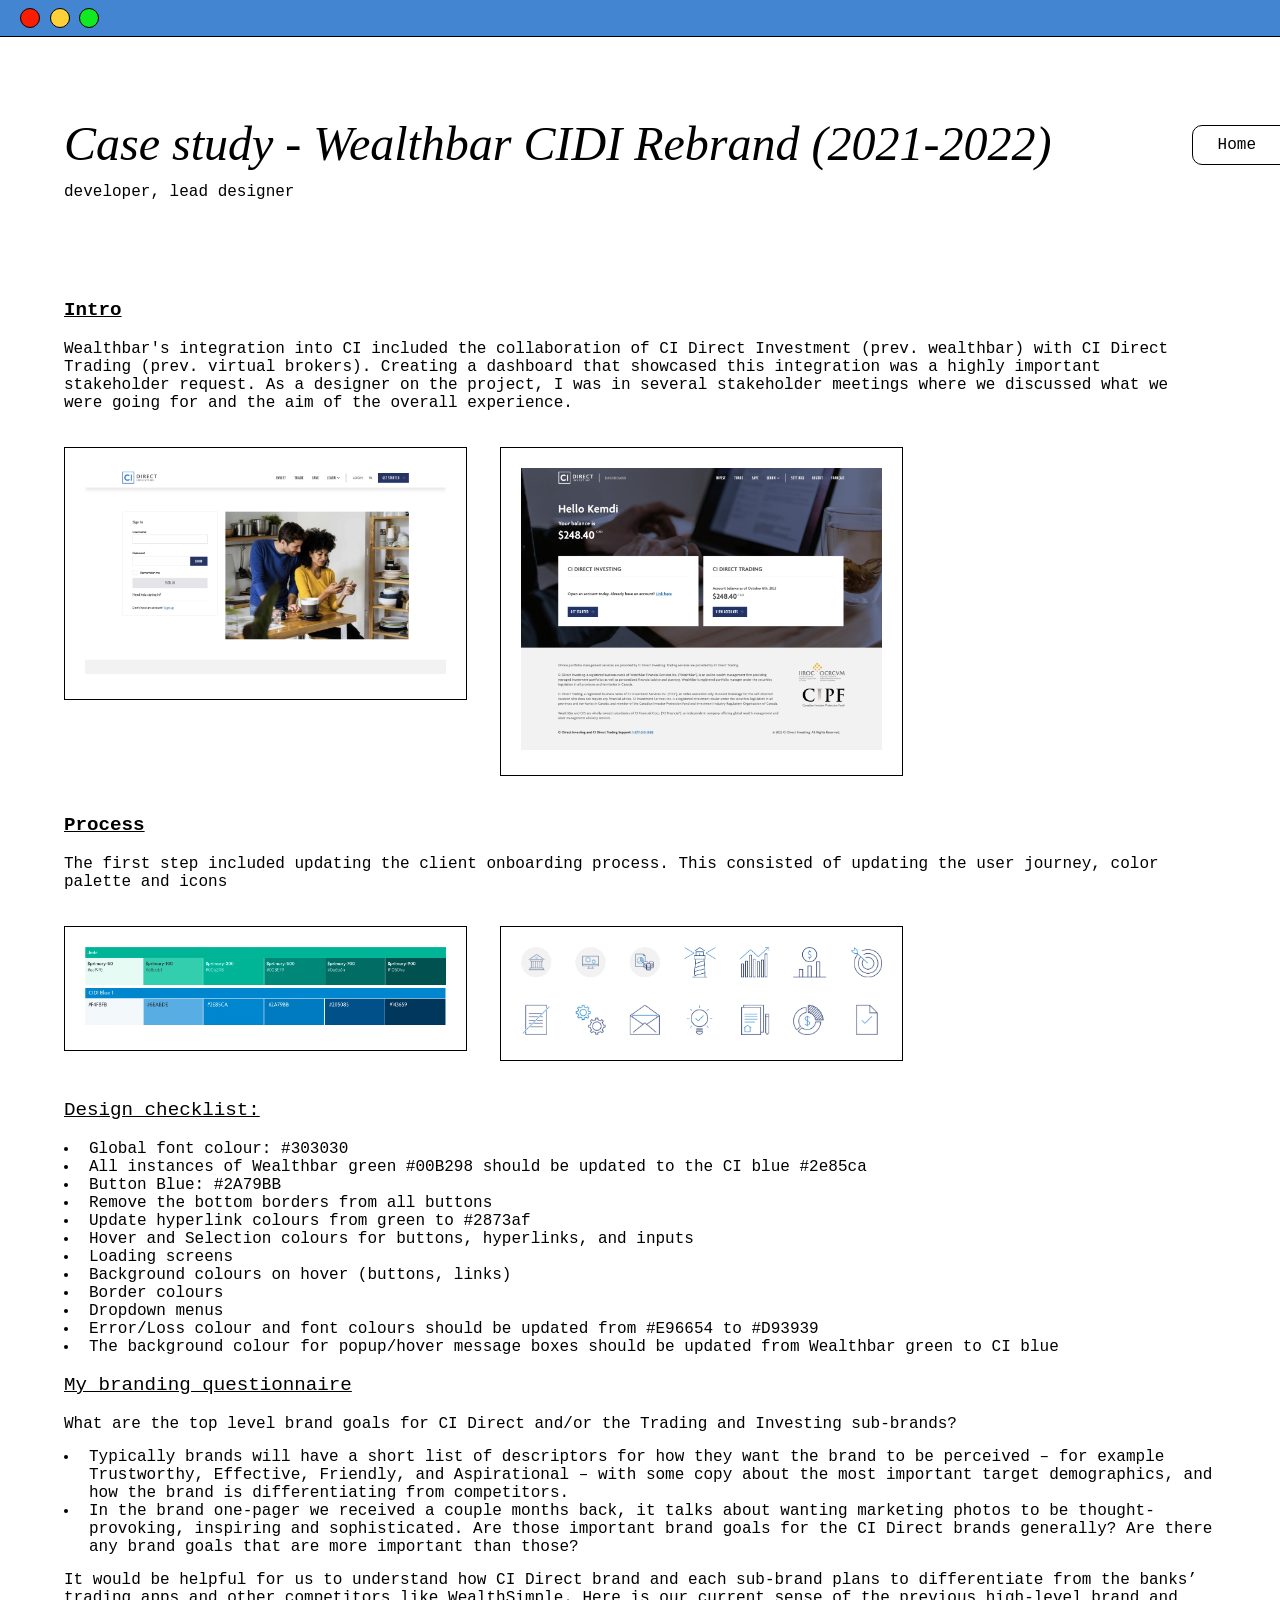
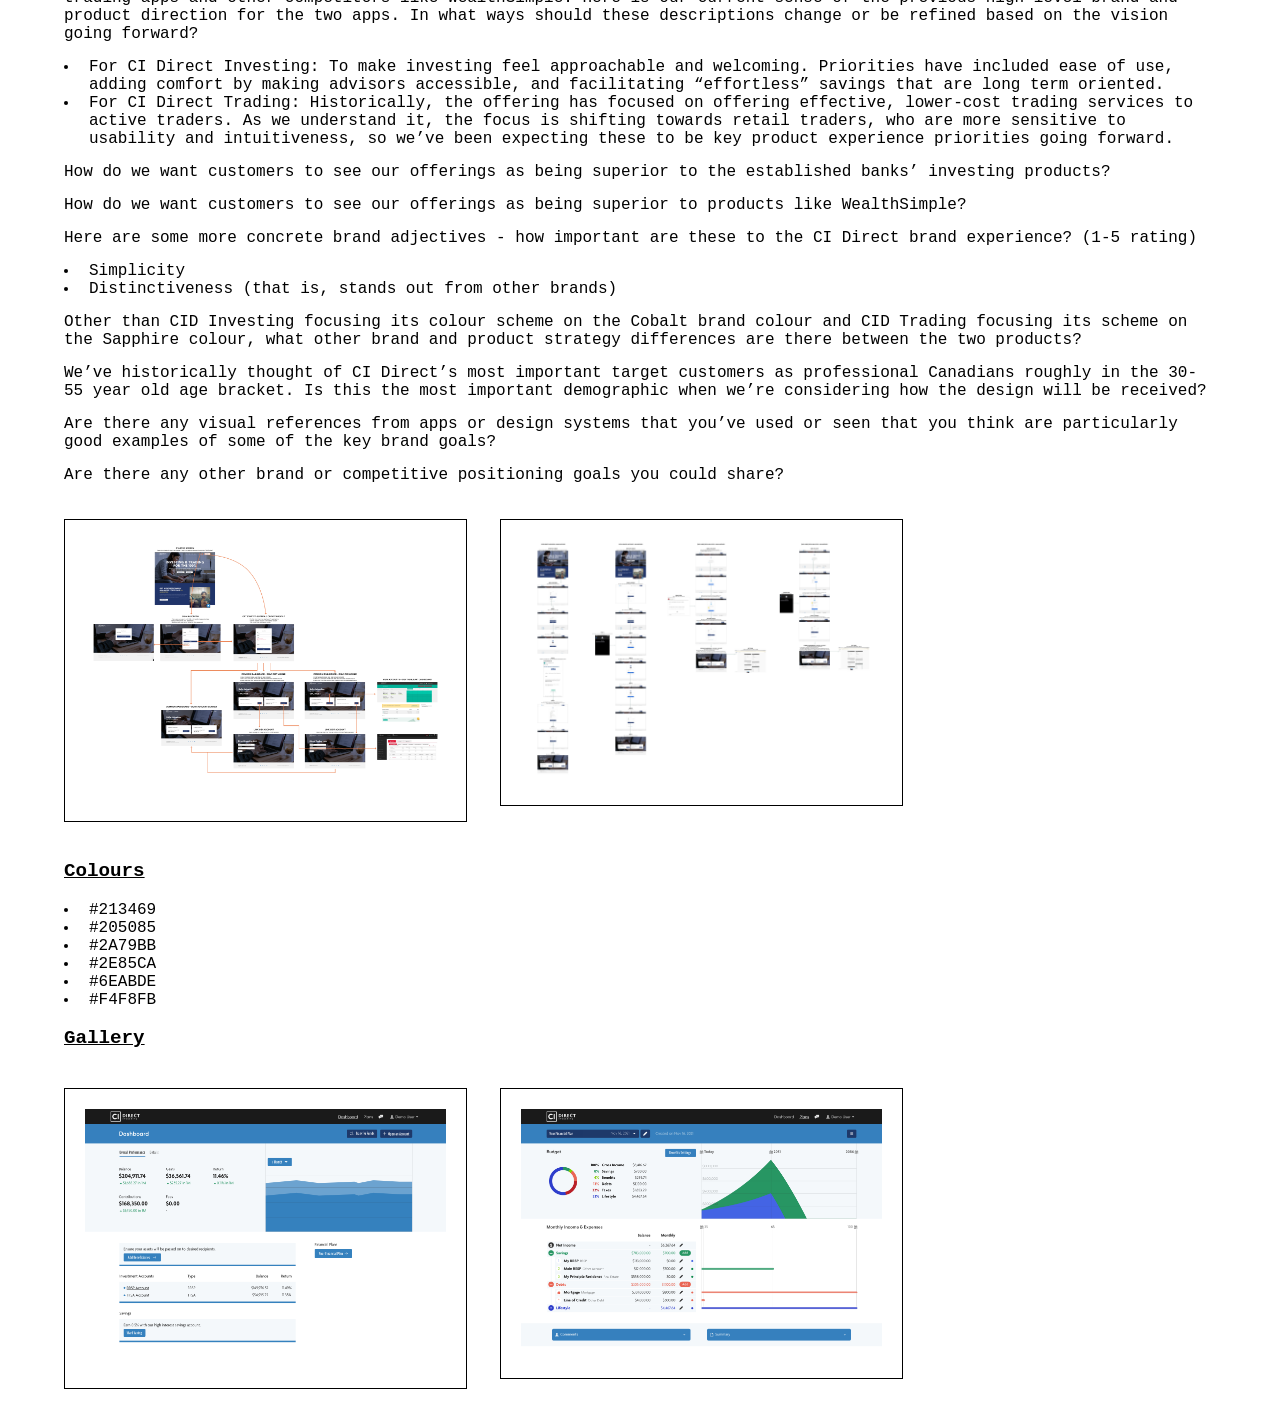
<file: projects/1.html>
<!DOCTYPE html>
<html lang="en">

<head>
    <meta charset="UTF-8">
    <meta name="viewport" content="width=device-width, initial-scale=1.0">
    <title>Kemdi Ikejiani - Portfolio</title>
    <link href="../css/style.css" rel="stylesheet" />
    <link rel="icon" type="image/png" href="../img/favicon.png">
</head>

<body id="projectoverview">
    <nav>
        <div>
            <span>
                <p class="mobile">^</p>
                <p>Home</p><a href="#"></a>
            </span>
        </div>
    </nav>

    <section>
        <div class="container">
            <h1>Case study - Wealthbar CIDI Rebrand (2021-2022)</h1>
            <p>developer, lead designer</p>
        </div>
    </section>

    <section>
        <div class="container">
            <h2>Intro</h2>
            <p>
                Wealthbar's integration into CI included the collaboration of CI Direct Investment (prev.
                wealthbar) with CI Direct Trading (prev. virtual brokers). Creating a dashboard that showcased
                this integration was a highly important stakeholder request. As a designer on the project, I was
                in several stakeholder meetings where we discussed what we were going for and the aim of the
                overall experience.
            </p>

            <div class="frame"><img src="img/cidi-0.jpg" alt=""></div>
            <div class="frame"><img src="img/cidi-dashboard.jpg" alt=""></div>

            <h2>Process</h2>
            <p>
                The first step included updating the client onboarding process. This consisted of updating the user
                journey,
                color palette and icons
            </p>

            <div class="frame"><img src="img/cidi-palette.png" alt=""></div>
            <div class="frame"><img src="img/cidi-icons.png" alt=""></div>

            <h3>Design checklist:</h3>
            <ul>
                <li>Global font colour: #303030</li>
                <li>All instances of Wealthbar green #00B298 should be updated to the CI blue #2e85ca</li>
                <li>Button Blue: #2A79BB</li>
                <li>Remove the bottom borders from all buttons</li>
                <li>Update hyperlink colours from green to #2873af</li>
                <li>Hover and Selection colours for buttons, hyperlinks, and inputs</li>
                <li>Loading screens</li>
                <li>Background colours on hover (buttons, links)</li>
                <li>Border colours</li>
                <li>Dropdown menus</li>
                <li>Error/Loss colour and font colours should be updated from #E96654 to #D93939</li>
                <li>The background colour for popup/hover message boxes should be updated from Wealthbar green to CI
                    blue</li>
            </ul>

            <h3>My branding questionnaire</h3>

            <p>
                What are the top level brand goals for CI Direct and/or the Trading and Investing sub-brands?
            </p>
            <ul>
                <li>
                    Typically brands will have a short list of descriptors for how they want the brand to be
                    perceived – for example Trustworthy, Effective, Friendly, and Aspirational – with some copy
                    about the most important target demographics, and how the brand is differentiating from
                    competitors.
                </li>
                <li>
                    In the brand one-pager we received a couple months back, it talks about wanting marketing
                    photos to be thought-provoking, inspiring and sophisticated. Are those important brand goals for
                    the CI Direct brands generally? Are there any brand goals that are more important than those?
                </li>
            </ul>
            <p>
                It would be helpful for us to understand how CI Direct brand and each sub-brand plans to
                differentiate from the banks’ trading apps and other competitors like WealthSimple. Here is our
                current sense of the previous high-level brand and product direction for the two apps. In what ways
                should these descriptions change or be refined based on the vision going forward?
            </p>
            <ul>
                <li>
                    For CI Direct Investing: To make investing feel approachable and welcoming. Priorities have
                    included ease of use, adding comfort by making advisors accessible, and facilitating
                    “effortless” savings that are long term oriented.
                </li>
                <li>
                    For CI Direct Trading: Historically, the offering has focused on offering effective, lower-cost
                    trading services to active traders. As we understand it, the focus is shifting towards retail
                    traders, who are more sensitive to usability and intuitiveness, so we’ve been expecting these to
                    be key product experience priorities going forward.
                </li>
            </ul>
            <p>
                How do we want customers to see our offerings as being superior to the established banks’ investing
                products?
            </p>
            <p>
                How do we want customers to see our offerings as being superior to products like WealthSimple?
            </p>
            <p>
                Here are some more concrete brand adjectives - how important are these to the CI Direct brand
                experience? (1-5 rating)
            </p>
            <ul>
                <li>Simplicity</li>
                <li>Distinctiveness (that is, stands out from other brands) </li>
            </ul>
            <p>
                Other than CID Investing focusing its colour scheme on the Cobalt brand colour and CID Trading
                focusing its scheme on the Sapphire colour, what other brand and product strategy differences are
                there between the two products?
            </p>
            <p>
                We’ve historically thought of CI Direct’s most important target customers as professional
                Canadians roughly in the 30-55 year old age bracket. Is this the most important demographic when
                we’re considering how the design will be received?
            </p>
            <p>
                Are there any visual references from apps or design systems that you’ve used or seen that you
                think are particularly good examples of some of the key brand goals?
            </p>
            <p>
                Are there any other brand or competitive positioning goals you could share?
            </p>

            <div class="frame">
                <img src="img/cidi-onboarding-flowchart-0.png" alt="">
            </div>
            <div class="frame">
                <img src="img/cidi-onboarding-flowchart.png" alt="">
            </div>

            <h2>Colours</h2>
            <ul class="colours">
                <li>#213469</li>
                <li>#205085</li>
                <li>#2A79BB</li>
                <li>#2E85CA</li>
                <li>#6EABDE</li>
                <li>#F4F8FB</li>
            </ul>

            <h2>Gallery</h2>
            <div class="frame">
                <img src="img/cidi-dashboard-2.png" alt="">
            </div>
            <div class="frame">
                <img src="img/cidi-onboarding-1.png" alt="">
            </div>

        </div>
    </section>


    <div class="bar main">
        <div class="cancel" onclick="topFunction()"><a href="../index.html"><img src="../img/red.svg" alt=""></a></div>
        <div class="min" onclick="topFunction()"><a href="../index.html"><img src="../img/yellow.svg" alt=""></a></div>
        <div class="max" onclick="topFunction()"><a href="../index.html"><img src="../img/minimize.svg" alt=""></a>
        </div>
    </div>

    <script src="../js/script.js"></script>
</body>

</html>
</file>
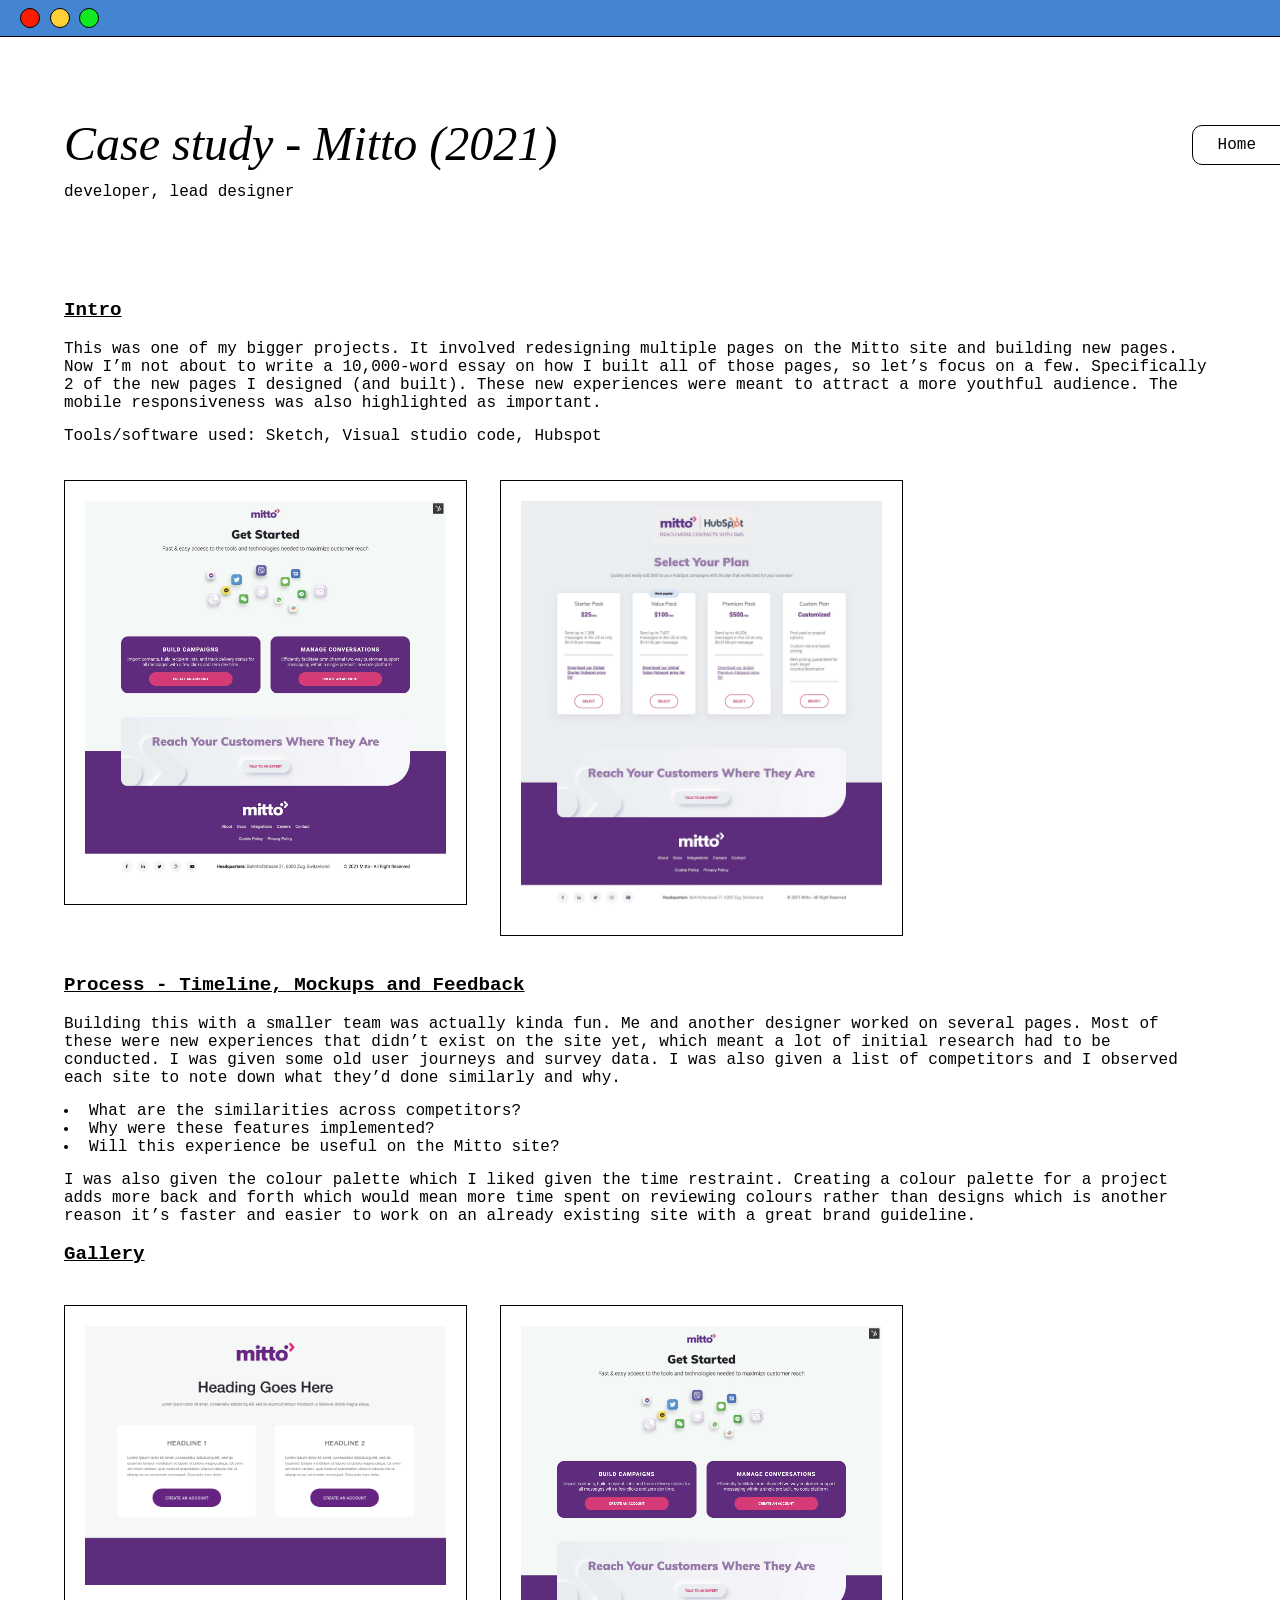
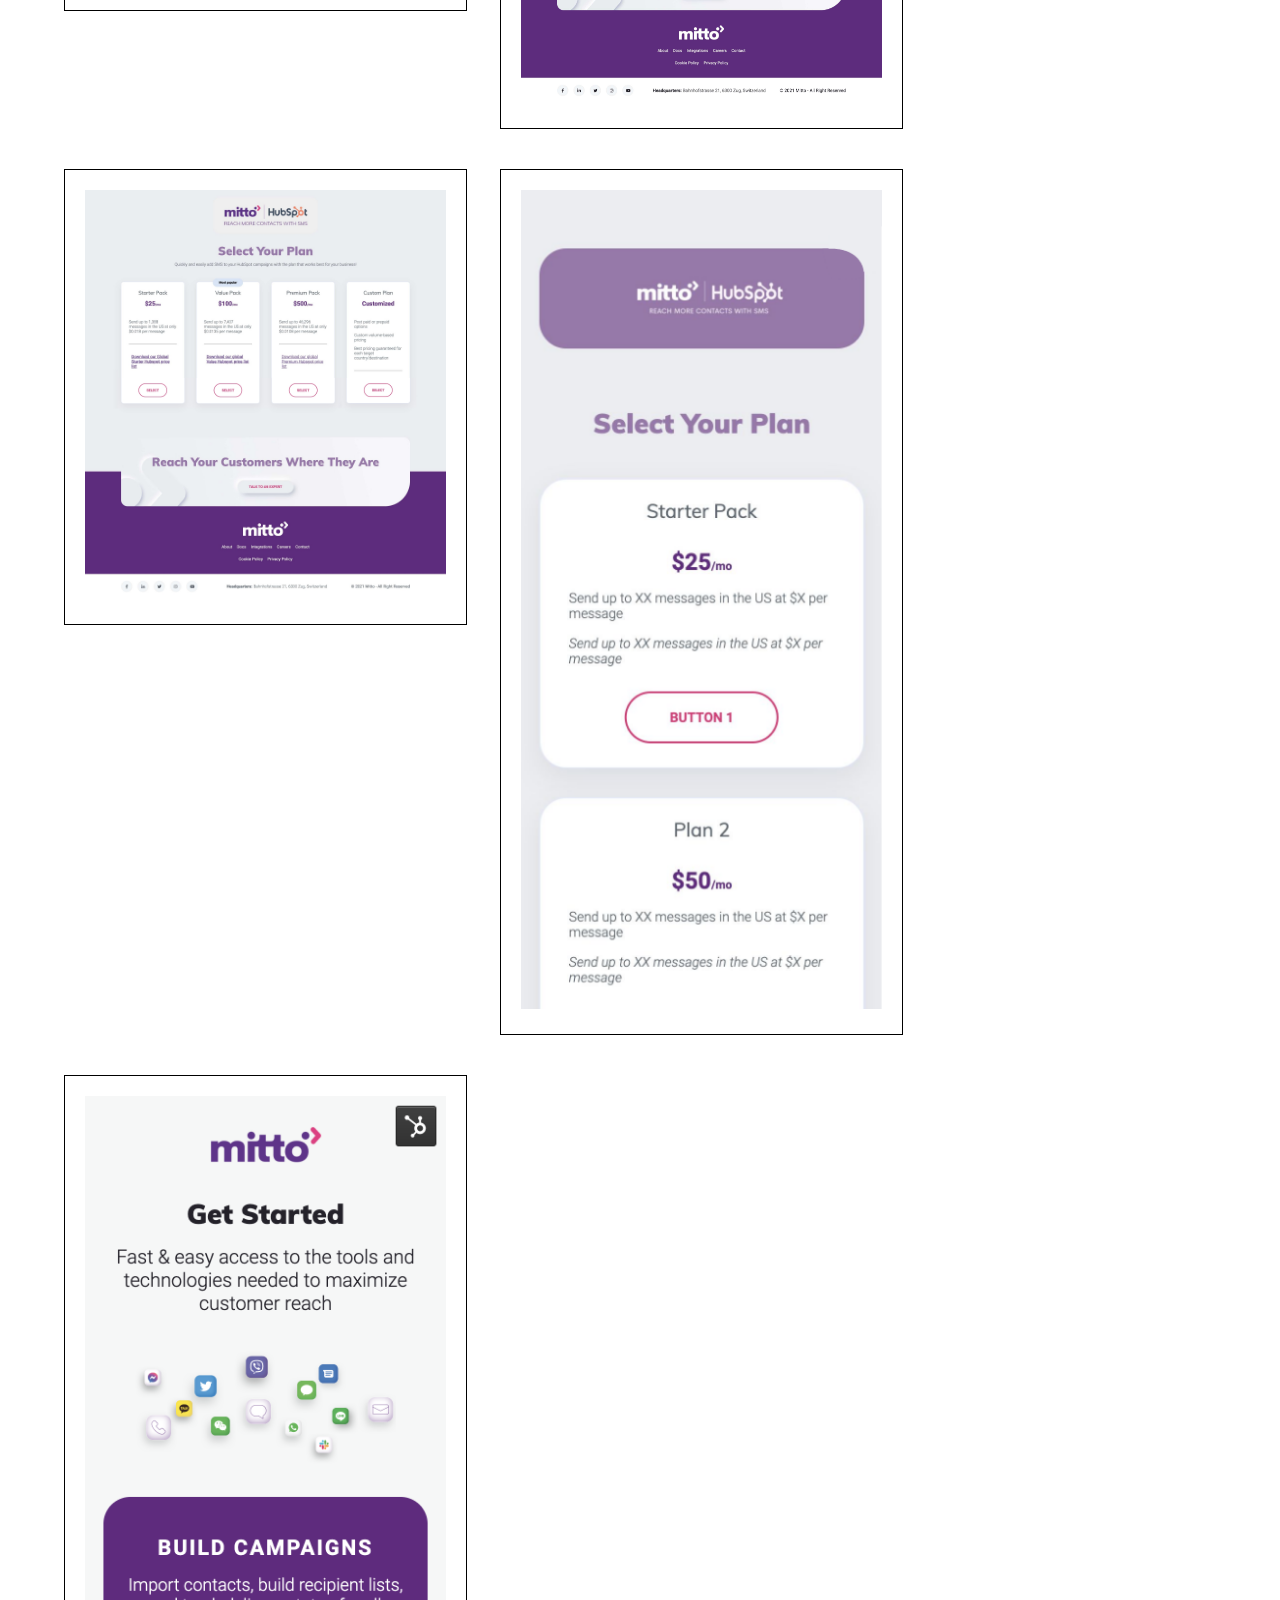
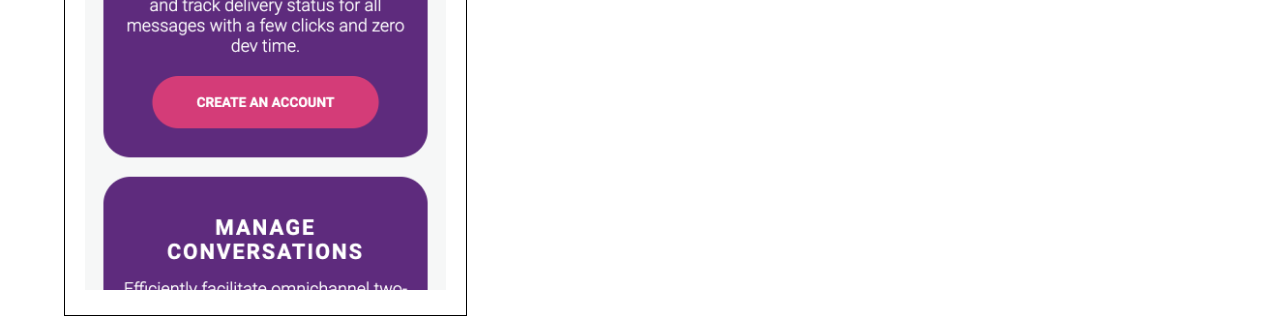
<file: projects/2.html>
<!DOCTYPE html>
<html lang="en">

<head>
    <meta charset="UTF-8">
    <meta name="viewport" content="width=device-width, initial-scale=1.0">
    <title>Kemdi Ikejiani - Portfolio</title>
    <link href="../css/style.css" rel="stylesheet" />
    <link rel="icon" type="image/png" href="../img/favicon.png">
</head>

<body id="projectoverview">
    <nav>
        <div>
            <span>
                <p class="mobile">^</p>
                <p>Home</p><a href="#"></a>
            </span>
        </div>
    </nav>

    <section>
        <div class="container">
            <h1>Case study - Mitto (2021)</h1>
            <p>developer, lead designer</p>
        </div>
    </section>

    <section>
        <div class="container">
            <h2>Intro</h2>
            <p>
                This was one of my bigger projects. It involved redesigning multiple pages on the Mitto site and
                building new pages. Now I’m not about to write a 10,000-word essay on how I built all of those pages, so
                let’s focus on a few. Specifically 2 of the new pages I designed (and built). These new experiences were
                meant to attract a more youthful audience. The mobile responsiveness was also highlighted as important.
            </p>
            <p>
                Tools/software used: Sketch, Visual studio code, Hubspot
            </p>

            <div class="frame"><img src="https://nikxkj.github.io/home/projects/img/mitto-example-1.jpg" alt=""></div>
            <div class="frame"><img src="https://nikxkj.github.io/home/projects/img/mitto-example-2.jpg" alt=""></div>

            <h2>Process - Timeline, Mockups and Feedback</h2>
            <p>
                Building this with a smaller team was actually kinda fun. Me and another designer worked on several
                pages. Most of these were new experiences that didn’t exist on the site yet, which meant a lot of
                initial research had to be conducted. I was given some old user journeys and survey data. I was also
                given a list of competitors and I observed each site to note down what they’d done similarly and why.
            </p>
            <ul>
                <li>What are the similarities across competitors?
                <li>Why were these features implemented?</li>
                <li>Will this experience be useful on the Mitto site?</li>
            </ul>

            <p>
                I was also given the colour palette which I liked given the time restraint. Creating a colour palette
                for a project adds more back and forth which would mean more time spent on reviewing colours rather than
                designs which is another reason it’s faster and easier to work on an already existing site with a great
                brand guideline.
            </p>


            <h2>Gallery</h2>
            <div class="frame">
                <img src="https://nikxkj.github.io/home/projects/img/mitto-mockup-1.jpg" alt="">
            </div>
            <div class="frame">
                <img src="https://nikxkj.github.io/home/projects/img/mitto-example-1.jpg" alt="">
            </div>
            <div class="frame">
                <img src="https://nikxkj.github.io/home/projects/img/mitto-example-2.jpg" alt="">
            </div>
            <div class="frame">
                <img src="https://nikxkj.github.io/home/projects/img/mitto-mobile2.png" alt="">
            </div>
            <div class="frame">
                <img src="https://nikxkj.github.io/home/projects/img/mitto-mobile.png" alt="">
            </div>

        </div>
    </section>


    <div class="bar main">
        <div class="cancel" onclick="topFunction()"><a href="../index.html"><img src="../img/red.svg" alt=""></a></div>
        <div class="min" onclick="topFunction()"><a href="../index.html"><img src="../img/yellow.svg" alt=""></a></div>
        <div class="max" onclick="topFunction()"><a href="../index.html"><img src="../img/minimize.svg" alt=""></a>
        </div>
    </div>

    <script src="../js/script.js"></script>
</body>

</html>
</file>
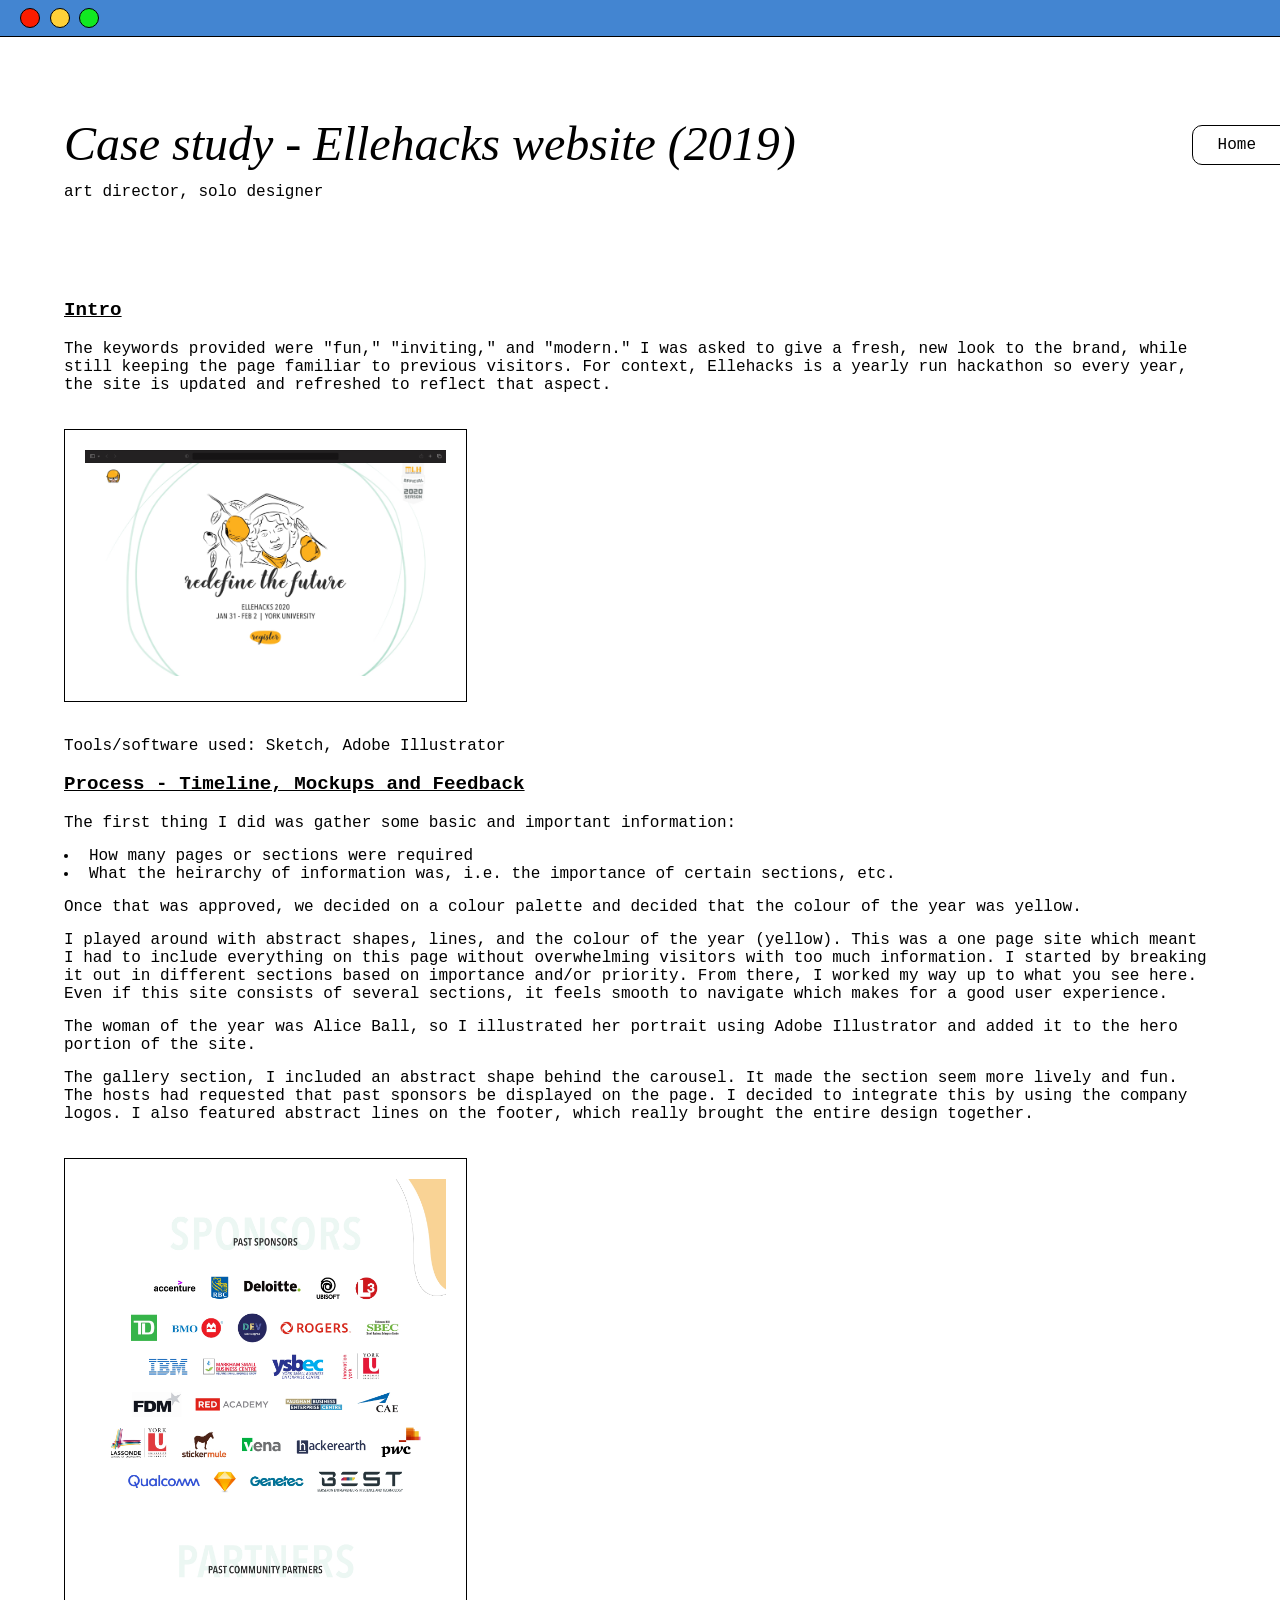
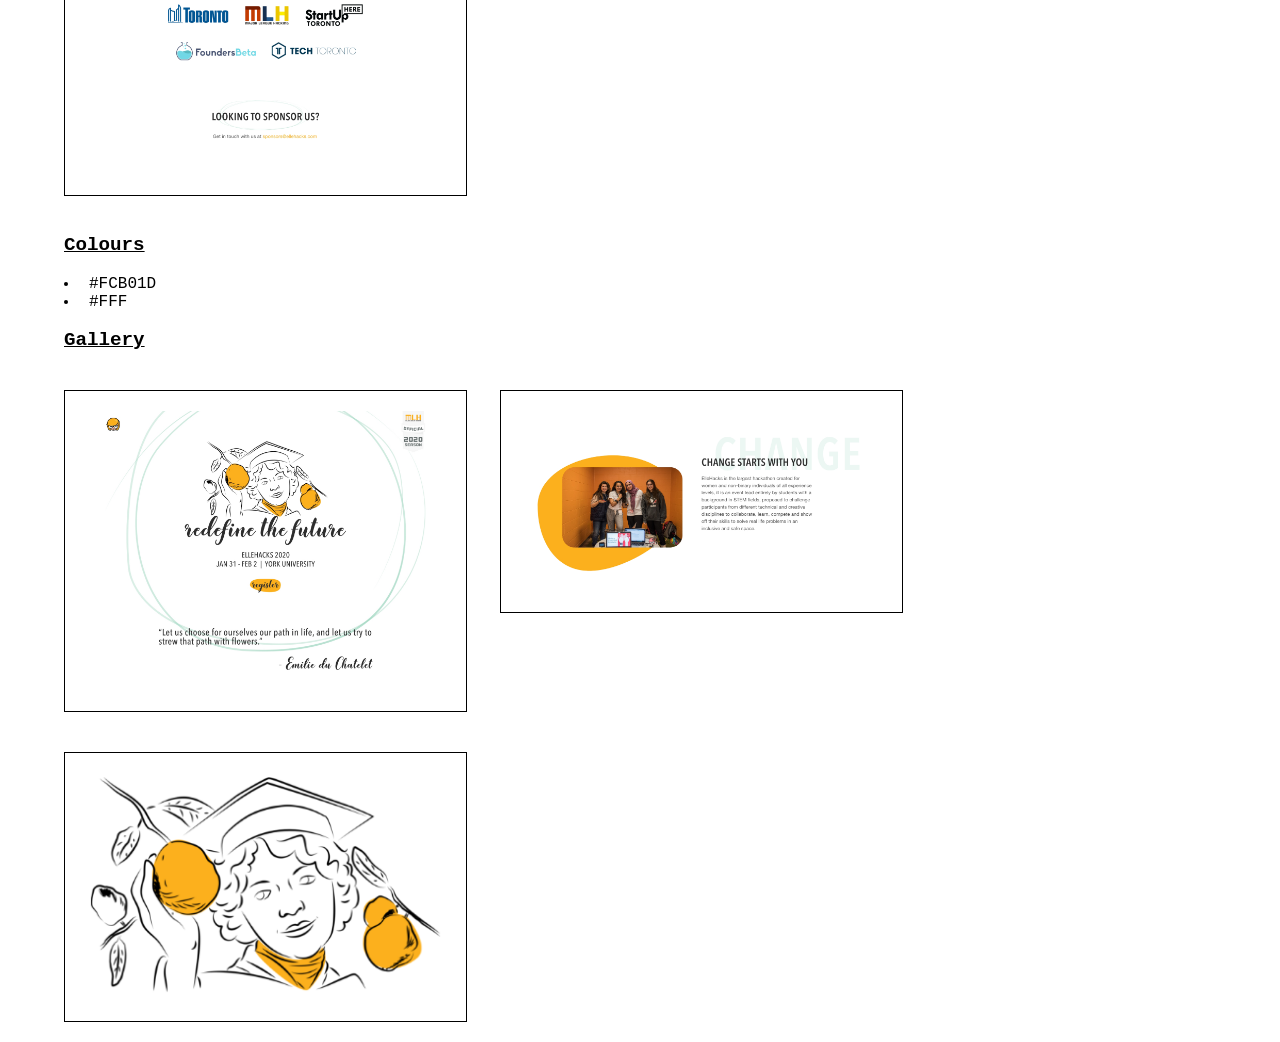
<file: projects/4.html>
<!DOCTYPE html>
<html lang="en">

<head>
    <meta charset="UTF-8">
    <meta name="viewport" content="width=device-width, initial-scale=1.0">
    <title>Kemdi Ikejiani - Portfolio</title>
    <link href="../css/style.css" rel="stylesheet" />
    <link rel="icon" type="image/png" href="../img/favicon.png">
</head>

<body id="projectoverview">
    <nav>
        <div>
            <span>
                <p class="mobile">^</p>
                <p>Home</p><a href="#"></a>
            </span>
        </div>
    </nav>

    <section>
        <div class="container">
            <h1>Case study - Ellehacks website (2019)</h1>
            <p>art director, solo designer</p>
        </div>
    </section>

    <section>
        <div class="container">
            <h2>Intro</h2>
            <p>
                The keywords provided were "fun," "inviting," and "modern." I was asked to give a fresh, new look to the
                brand, while still keeping the page familiar to previous visitors.
                For context, Ellehacks is a yearly run hackathon so every year, the site is updated and refreshed to
                reflect that aspect.
            </p>
            <div class="frame">
                <img src="img/ellehacks-0.png" alt="">
            </div>
            <p>
                Tools/software used: Sketch, Adobe Illustrator
            </p>


            <h2>Process - Timeline, Mockups and Feedback</h2>
            <p>
                The first thing I did was gather some basic and important information:
            </p>
            <ul>
                <li>How many pages or sections were required</li>
                <li>What the heirarchy of information was, i.e. the importance of certain sections, etc.</li>
            </ul>
            <p>
                Once that was approved, we decided on a colour palette and decided that the colour of the year was
                yellow.
            </p>
            <p>
                I played around with abstract shapes, lines, and the colour of the year (yellow). This was a one page
                site which meant I had to include everything on this page without overwhelming visitors with too much
                information. I started by breaking it out in different sections based on importance and/or priority.
                From there, I worked my way up to what you see here. Even if this site consists of several sections, it
                feels smooth to navigate which makes for a good user experience.
            </p>
            <p>
                The woman of the year was Alice Ball, so I illustrated her portrait using Adobe Illustrator and added it
                to the hero portion of the site.
            </p>
            <p>
                The gallery section, I included an abstract shape behind the carousel. It made the section seem more
                lively and fun. The hosts had requested that past sponsors be displayed on the page. I decided to
                integrate this by using the company logos. I also featured abstract lines on the footer, which really
                brought the entire design together.
            </p>
            <div class="frame">
                <img src="img/ellehacks-3.png" alt="">
            </div>


            <h2>Colours</h2>
            <ul class="colours">
                <li>#FCB01D</li>
                <li>#FFF</li>
            </ul>

            <h2>Gallery</h2>
            <div class="frame">
                <img src="img/ellehacks-1.png" alt="">
            </div>
            <div class="frame">
                <img src="img/ellehacks-2.png" alt="">
            </div>
            <div class="frame">
                <img src="img/ellehacks-illustration.png" alt="">
            </div>

        </div>
    </section>


    <div class="bar main">
        <div class="cancel" onclick="topFunction()"><a href="../index.html"><img src="../img/red.svg" alt=""></a></div>
        <div class="min" onclick="topFunction()"><a href="../index.html"><img src="../img/yellow.svg" alt=""></a></div>
        <div class="max" onclick="topFunction()"><a href="../index.html"><img src="../img/minimize.svg" alt=""></a>
        </div>
    </div>

    <script src="../js/script.js"></script>
</body>

</html>
</file>
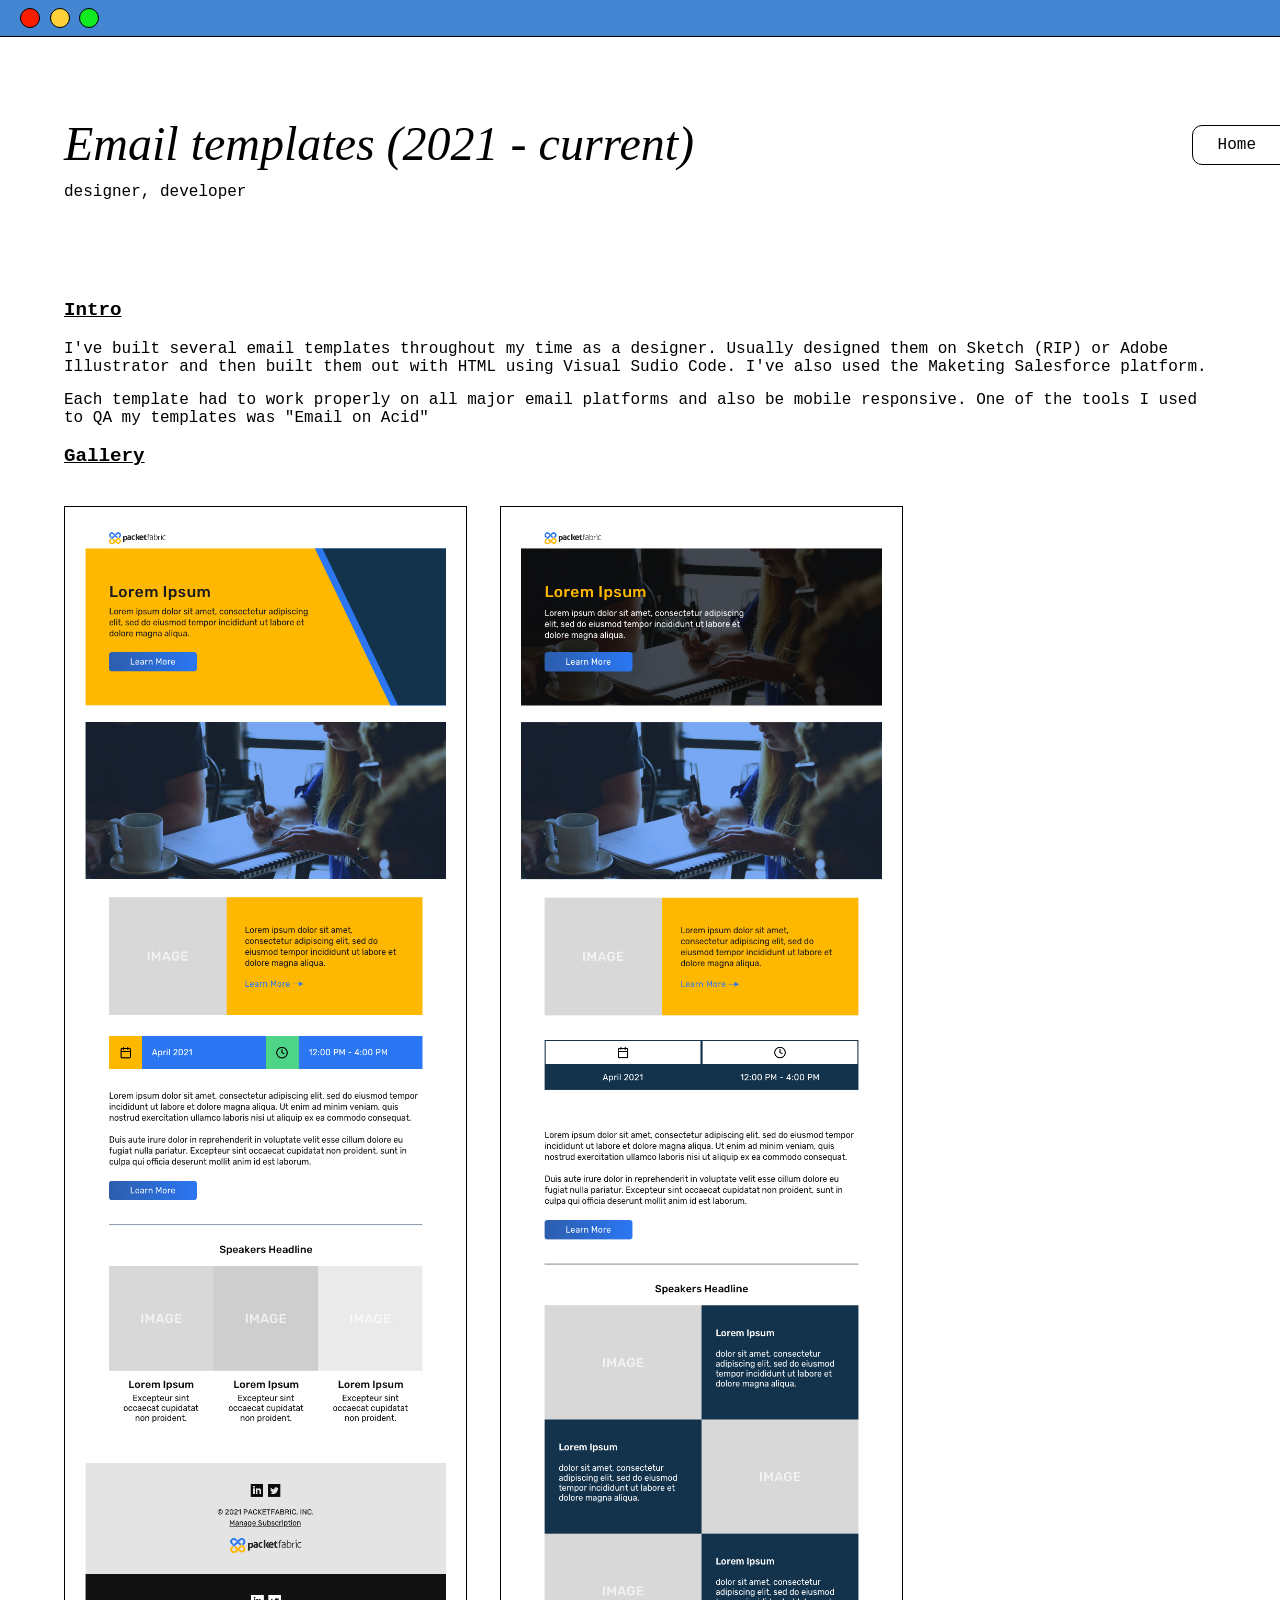
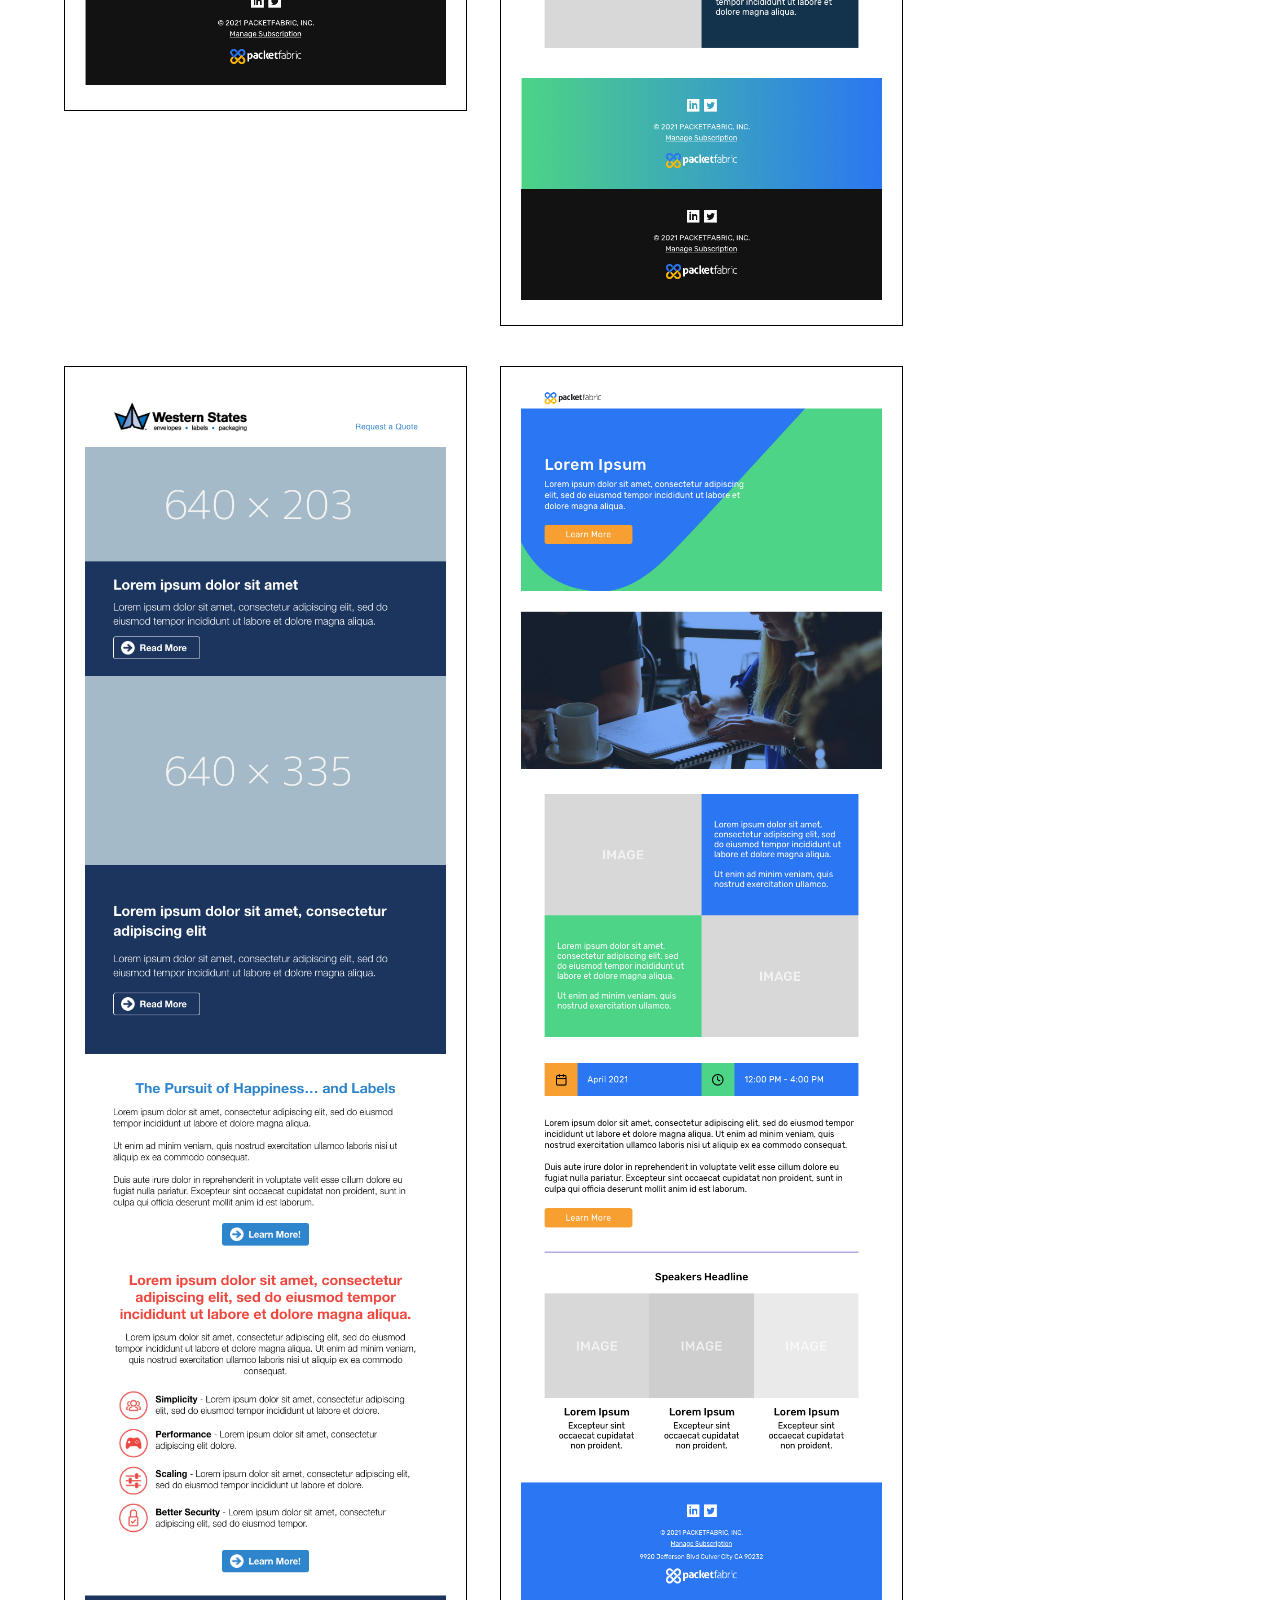
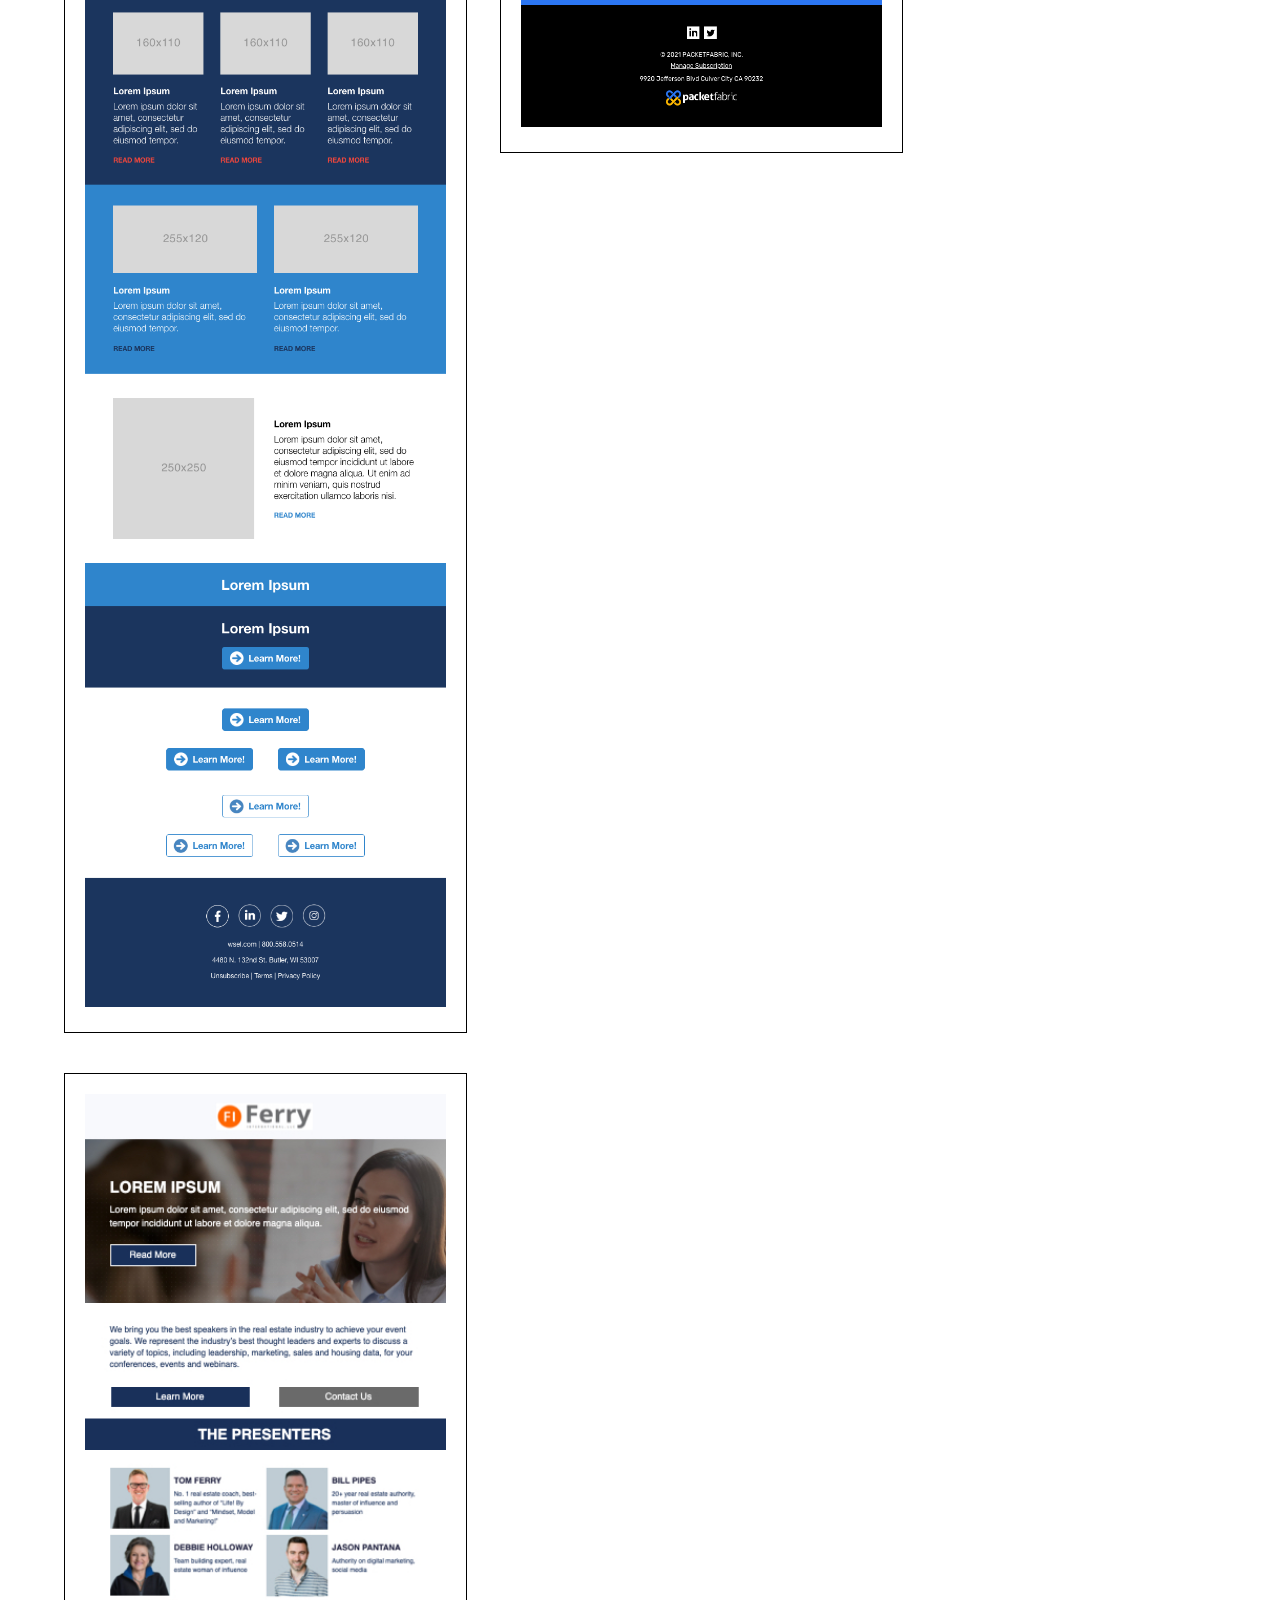
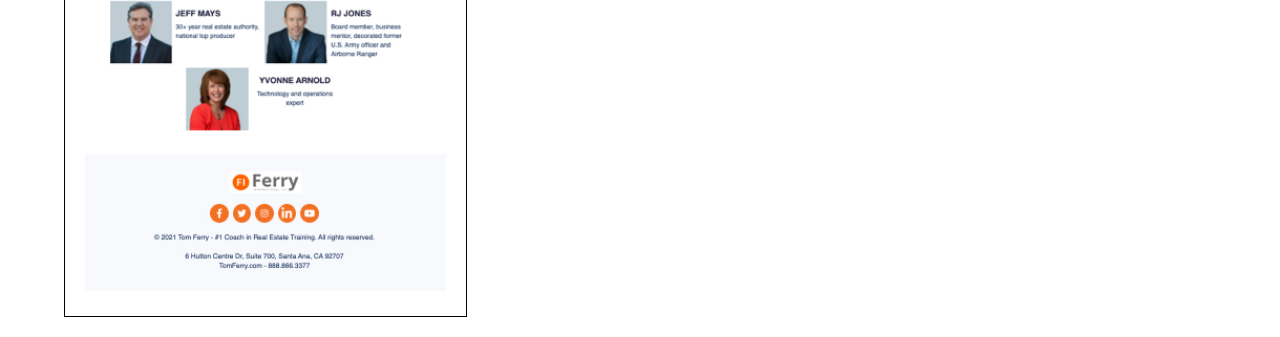
<file: projects/emails.html>
<!DOCTYPE html>
<html lang="en">

<head>
    <meta charset="UTF-8">
    <meta name="viewport" content="width=device-width, initial-scale=1.0">
    <title>Kemdi Ikejiani - Portfolio</title>
    <link href="../css/style.css" rel="stylesheet" />
    <link rel="icon" type="image/png" href="../img/favicon.png">
</head>

<body id="projectoverview">
    <nav>
        <div>
            <span>
                <p class="mobile">^</p>
                <p>Home</p><a href="#"></a>
            </span>
        </div>
    </nav>

    <section>
        <div class="container">
            <h1>Email templates (2021 - current)</h1>
            <p>designer, developer</p>
        </div>
    </section>

    <section>
        <div class="container">
            <h2>Intro</h2>
            <p>
                I've built several email templates throughout my time as a designer. Usually designed them on Sketch
                (RIP) or Adobe Illustrator and then built them out with HTML using Visual Sudio Code. I've also used the
                Maketing Salesforce platform.
            </p>
            <p>
                Each template had to work properly on all major email platforms and also be mobile responsive. One of
                the tools I used to QA my templates was "Email on Acid"
            </p>

            <h2>Gallery</h2>

            <div class="frame">
                <img src="img/emails/email-template-1.jpg" alt="">
            </div>
            <div class="frame">
                <img src="img/emails/email-template-2.jpg" alt="">
            </div>
            <div class="frame">
                <img src="img/emails/email-template-3.png" alt="">
            </div>
            <div class="frame">
                <img src="img/emails/email-template-4.jpg" alt="">
            </div>
            <div class="frame">
                <img src="img/emails/email-template-5.jpg" alt="">
            </div>

        </div>
    </section>


    <div class="bar main">
        <div class="cancel" onclick="topFunction()"><a href="../index.html"><img src="../img/red.svg" alt=""></a></div>
        <div class="min" onclick="topFunction()"><a href="../index.html"><img src="../img/yellow.svg" alt=""></a></div>
        <div class="max" onclick="topFunction()"><a href="../index.html"><img src="../img/minimize.svg" alt=""></a>
        </div>
    </div>

    <script src="../js/script.js"></script>
</body>

</html>
</file>
<file: css/style.css>
* {
  padding: 0;
  border: 0;
  margin: 0;
  -webkit-box-sizing: border-box;
  box-sizing: border-box;
}

html, body {
  background-color: #daebff;
  font-family: "Courier New", Courier, monospace;
  scroll-behavior: smooth;
  -webkit-transition: 0.3s background-color;
  transition: 0.3s background-color;
}

h1, h2, h3, h4 {
  font-family: "Baskerville", "Times New Roman", Times, serif;
  font-weight: 400;
  font-style: italic;
  line-height: 1;
}

h1 {
  font-size: 3rem;
  padding-top: 40px;
}

h2, h3 {
  font-size: 2rem;
}

p {
  margin: 15px 0;
}

p:last-child {
  margin-bottom: 0;
}

a {
  font: inherit;
  color: inherit;
  text-decoration: underline;
}

a:hover {
  text-decoration: underline;
  text-decoration-thickness: 3px;
}

img {
  max-width: 100%;
  height: auto;
}

section {
  width: 100%;
}
section > .container {
  width: 90%;
  margin: 0 auto;
}
section {
  padding: 80px 0;
}

section#portfolio {
  margin-top: 100vh;
}

nav {
  position: fixed;
  right: -2px;
  text-align: right;
  z-index: 100000;
  height: 95vh;
  padding-top: 115px;
  top: 0;
}
nav div span {
  position: relative;
  display: inline-block;
  opacity: 1;
  background-color: #fff;
  border: 1px solid #000;
  margin: 10px 0;
  border-radius: 10px 0 0 10px;
}
nav div p {
  display: inline-block;
  padding: 10px 25px;
  text-decoration: none;
  -webkit-transition: 0.5s max-width, 0.5s opacity, 0.3s padding;
  transition: 0.5s max-width, 0.5s opacity, 0.3s padding;
  margin: 0 0;
  cursor: pointer;
}
nav div span:hover p {
  text-decoration: underline;
}
nav div a {
  position: absolute;
  width: 100%;
  height: 100%;
  top: 0;
  left: 0;
}
nav div a:hover {
  text-decoration: none;
}
nav div.navlink {
  max-height: 0;
  overflow: hidden;
}
nav div.navlink span {
  opacity: 0;
  pointer-events: none;
}
nav div.navlink p {
  opacity: 0;
  max-width: 10px;
  padding: 10px 15px;
}
nav div.navlink.shownav {
  max-height: unset;
  overflow: unset;
}
nav div.navlink.shownav span {
  opacity: 1;
  max-height: unset;
  pointer-events: unset;
}
nav div.navlink a {
  pointer-events: none;
  opacity: 0;
}
nav div:first-child span:hover p, nav div.navlink span:hover p {
  text-decoration: underline;
}
nav div.navlink span:hover p {
  max-width: 180px;
  opacity: 1;
  padding: 10px 25px;
}

#intro, .intro {
  position: fixed;
  top: 0;
  left: 0;
  width: 100%;
  z-index: 100;
}

.bar {
  width: 100%;
  padding: 8px 20px;
  background-color: #4385d1;
  border-bottom: 1px solid #000;
  opacity: 0.7;
}
.bar div {
  width: 20px;
  height: 20px;
  border-radius: 50%;
  border: 1px solid #000;
  display: inline-block;
  vertical-align: middle;
  cursor: pointer;
}
.bar img {
  opacity: 0;
}
.bar.main {
  position: fixed;
  opacity: 0;
  pointer-events: none;
  top: 0;
  left: 0;
  z-index: 100;
  -webkit-transition: 0.7s opacity;
  transition: 0.7s opacity;
}
.bar a {
  display: inline-block;
}
.bar div:hover img {
  opacity: 1;
}

.bar div:nth-child(1) {
  background-color: #fc1c00;
}

.bar div:nth-child(2) {
  background-color: #FFD138;
}

.bar div:nth-child(3) {
  background-color: #11e921;
}

.dialog {
  max-width: 40%;
  background-color: rgba(255, 255, 255, 0.7882352941);
  border: 1px solid #000;
  border-radius: 10px;
  overflow: hidden;
  position: absolute;
  -webkit-transition: 0.5s all;
  transition: 0.5s all;
}
.dialog .body {
  padding: 20px;
}
.dialog.one {
  left: 5%;
  top: 36vh;
}
.dialog.two {
  right: 15%;
  top: 25vh;
}
.dialog.three {
  right: 4%;
  top: 42vh;
}
.dialog {
  /*
      &.maximize{
          width: 100%;
          max-width: 100%;
          //height: 100vh;
          top: 0;
          left: 0;
          z-index: 10;
          border-radius: 0;background-color: #fff;border:0;
          .navigate{display: none;}
      }
  */
}
.dialog.close, .dialog.minimize {
  -webkit-transform: scale(0);
          transform: scale(0);
  pointer-events: none;
  opacity: 0;
}

#home {
  min-height: 100vh;
  position: fixed;
  top: 0;
  left: 0;
  width: 100%;
}
#home .container h1, #home .container p {
  width: 55%;
}
#home .container p {
  font-size: 20px;
}

.frame {
  width: 45%;
  max-width: 600px;
  height: auto;
  aspect-ratio: 1/1;
  background-color: #fff;
  padding: 40px;
  border: 1px solid #000;
  margin-bottom: 40px;
  display: inline-block;
  position: relative;
}
.frame img {
  max-width: 100%;
  width: 100%;
  height: auto; /*position: absolute;*/
}

#portfolio {
  position: relative;
  -webkit-transition: 0.3s opacity;
  transition: 0.3s opacity;
}
#portfolio .frame {
  display: block;
  opacity: 0;
  height: auto;
  -webkit-transition: 0.5s opacity;
  transition: 0.5s opacity;
  margin: 70px 0;
}
#portfolio .frame:first-child {
  margin-top: 0;
}
#portfolio .frame {
  /*img{
      padding: 50px;
      border: $inkborder;
      top: 50%;
      transform: translate(0, -50%);
  }*/
}
#portfolio .gallery {
  position: relative;
  padding-top: 40px;
}
#portfolio .description {
  position: fixed;
  bottom: 80px;
  left: 48%;
  padding: 50px 20px;
  opacity: 0;
  pointer-events: none;
  background-color: #fff;
  bottom: unset;
  top: 50%;
  width: 40%;
}
#portfolio .active .description {
  opacity: 1;
  pointer-events: unset;
}
#portfolio .frame.active {
  opacity: 1;
}

#illustrations {
  position: relative;
}
#illustrations .frame {
  display: inline-block;
  position: relative;
  margin-right: 2%;
  vertical-align: middle;
}
#illustrations .frame img {
  top: 0;
}
#illustrations .description-wrapper {
  position: absolute;
  bottom: 0;
  padding: 20px 0;
}

#contact {
  padding-top: 0;
}

.projectview, .portfolioclicked {
  background-color: #fff;
}
.projectview body, .portfolioclicked body {
  background-color: #fff;
}
.projectview #home, .portfolioclicked #home {
  opacity: 0;
}
.projectview #portfolio, .projectview .gallery, .portfolioclicked #portfolio, .portfolioclicked .gallery {
  background-color: #fff;
}
.projectview .dialog .body, .portfolioclicked .dialog .body {
  pointer-events: none;
}
.projectview .dialog, .portfolioclicked .dialog {
  opacity: 0;
}
.projectview #portfolio .dialog, .portfolioclicked #portfolio .dialog {
  opacity: 1;
  width: 100%;
  top: 0;
  left: 0;
  z-index: 3;
  max-width: 100%;
  border-radius: 0;
  border: 0;
  background-color: transparent;
}

.illustrationview {
  background-color: #fff;
}
.illustrationview body, .illustrationview #illustrations {
  background-color: #fff;
}
.illustrationview .dialog {
  opacity: 0;
}
.illustrationview #illustrations .dialog {
  opacity: 1;
  width: 100%;
  top: 0;
  left: 0;
  z-index: 3;
  max-width: 100%;
  border-radius: 0;
  border: 0;
  background-color: #fff;
}
.illustrationview #portfolio {
  opacity: 0;
}
.illustrationview #contact .dialog {
  width: 100%;
  top: 0;
  left: 0;
  z-index: 3;
  opacity: 1;
  max-width: 100%;
  border-radius: 0;
  pointer-events: unset;
}

.contactview #contact .dialog {
  width: 100%;
  top: 0;
  left: 0;
  z-index: 3;
  opacity: 1;
  max-width: 100%;
  border-radius: 0;
  pointer-events: unset;
}

.projectview #home, .illustrationview #home, .contactview #home {
  pointer-events: none;
}
.projectview .bar.main, .illustrationview .bar.main, .contactview .bar.main {
  opacity: 1;
  pointer-events: unset;
}
.projectview .intro, .illustrationview .intro, .contactview .intro {
  position: relative;
}
.projectview .intro .dialog, .illustrationview .intro .dialog, .contactview .intro .dialog {
  pointer-events: none;
  position: relative;
}
.projectview .intro .dialog .bar, .illustrationview .intro .dialog .bar, .contactview .intro .dialog .bar {
  opacity: 0;
}
.projectview .intro .dialog .body, .illustrationview .intro .dialog .body, .contactview .intro .dialog .body {
  padding: 0 5%;
}
.projectview .intro .dialog .navigate, .illustrationview .intro .dialog .navigate, .contactview .intro .dialog .navigate {
  display: none;
}
.projectview .dialog, .illustrationview .dialog, .contactview .dialog {
  top: unset;
  left: unset;
  right: unset;
  border: 0;
}
.projectview .dialog.close, .projectview .dialog.minimize, .illustrationview .dialog.close, .illustrationview .dialog.minimize, .contactview .dialog.close, .contactview .dialog.minimize {
  -webkit-transform: scale(1);
          transform: scale(1);
  opacity: 1;
}

#projectoverview {
  background-color: #fff;
}
#projectoverview h2, #projectoverview h3 {
  margin: 20px 0;
}
#projectoverview h2, #projectoverview h3, #projectoverview h4 {
  font-size: 1.2rem;
  font-family: "Courier New", Courier, monospace;
  font-weight: bold;
  font-style: normal;
  text-decoration: underline;
}
#projectoverview h3, #projectoverview h4 {
  font-weight: normal;
}
#projectoverview section {
  padding-bottom: 0;
}
#projectoverview .frame {
  width: 450px;
  max-width: 35%;
  overflow: hidden;
  padding: 20px;
  border: 1px solid #000;
  margin: 20px 0;
  margin-right: 2%;
  height: unset;
  aspect-ratio: unset;
  vertical-align: top;
}
#projectoverview .bar.main {
  opacity: 1;
  pointer-events: unset;
}

ul li {
  margin-left: 15px;
  padding-left: 10px;
}

.mobile {
  display: none;
}

@media screen and (min-width: 1580px) {
  .frame {
    max-width: 700px;
  }
  #portfolio .description {
    top: 44%;
  }
}
@media screen and (min-width: 1750px) {
  #portfolio .description {
    left: 5%;
    margin-left: 750px;
  }
}
@media screen and (min-width: 800px) {
  .projectview #bottom, .illustrationview #bottom, .contactview #bottom {
    opacity: 0;
    pointer-events: none;
  }
}
@media screen and (max-width: 1024px) {
  #home .container h1, #home .container p {
    width: 80%;
  }
  .dialog.one {
    top: 44vh;
  }
  .dialog.two {
    top: 30vh;
  }
  .dialog.three {
    top: 40vh;
  }
  .frame {
    width: 100%;
    aspect-ratio: unset;
  }
  #portfolio .description {
    position: relative;
    left: unset;
    top: unset;
    width: 100%;
    padding: 25px 0;
  }
}
@media screen and (max-width: 799px) {
  section {
    padding: 5vh 0;
  }
  h1 {
    font-size: 2.5rem;
  }
  p {
    font-size: 1rem;
    line-height: 1.6;
  }
  #home .container p {
    font-size: 1.1rem;
  }
  #intro, .intro {
    position: relative;
  }
  nav {
    font-size: 1.2rem;
    display: -webkit-box;
    display: -ms-flexbox;
    display: flex;
    -webkit-box-orient: vertical;
    -webkit-box-direction: normal;
        -ms-flex-direction: column;
            flex-direction: column;
    -webkit-box-pack: justify;
        -ms-flex-pack: justify;
            justify-content: space-between;
    padding-top: 5vh;
  }
  nav > div:first-child {
    margin-top: 40px;
    opacity: 0;
    pointer-events: none;
  }
  nav > div:first-child span {
    margin-top: 0;
  }
  nav div.navlink {
    max-height: unset;
  }
  nav div.navlink span {
    opacity: 1;
    pointer-events: unset;
  }
  nav div.navlink p {
    max-width: unset;
    opacity: 1;
    pointer-events: none;
  }
  nav div.navlink a {
    pointer-events: unset;
  }
  nav div.navlink span:hover p {
    max-width: unset;
  }
  #home .container h1, #home .container p {
    width: 100%;
  }
  .projectview nav, .illustrationview nav, .contactview nav {
    padding-top: 50px;
    display: block;
    height: unset;
  }
  .projectview nav #bottom, .illustrationview nav #bottom, .contactview nav #bottom {
    display: none;
  }
  .projectview nav > div:first-child, .illustrationview nav > div:first-child, .contactview nav > div:first-child {
    opacity: 1;
    pointer-events: unset;
  }
  .projectview nav > div:first-child p, .illustrationview nav > div:first-child p, .contactview nav > div:first-child p {
    display: none;
  }
  .projectview nav > div:first-child .mobile, .illustrationview nav > div:first-child .mobile, .contactview nav > div:first-child .mobile {
    display: inline-block;
    text-decoration: none;
    padding: 10px 18px;
  }
  #portfolio .frame {
    border: 0;
    padding: 0;
  }
  #portfolio img {
    padding: 20px;
    border: 1px solid #000;
  }
  #portfolio .description {
    -webkit-transition: 0.5s opacity;
    transition: 0.5s opacity;
  }
  #illustrations .frame {
    margin-right: 0;
    aspect-ratio: 1/1;
  }
  #projectoverview .frame {
    max-width: 100%;
  }
  #projectoverview nav > div:first-child {
    opacity: 1;
    pointer-events: unset;
  }
  #projectoverview nav > div:first-child p {
    display: none;
    text-decoration: none;
  }
  #projectoverview nav > div:first-child p.mobile {
    display: inline-block;
    opacity: 1;
    padding: 10px 18px;
  }
  .dialog.one, .dialog.two, .dialog.three {
    top: unset;
    left: unset;
    right: unset;
    bottom: unset;
    max-width: 100%;
  }
  .dialog.one .bar, .dialog.two .bar, .dialog.three .bar {
    opacity: 0;
  }
}/*# sourceMappingURL=style.css.map */
</file>
